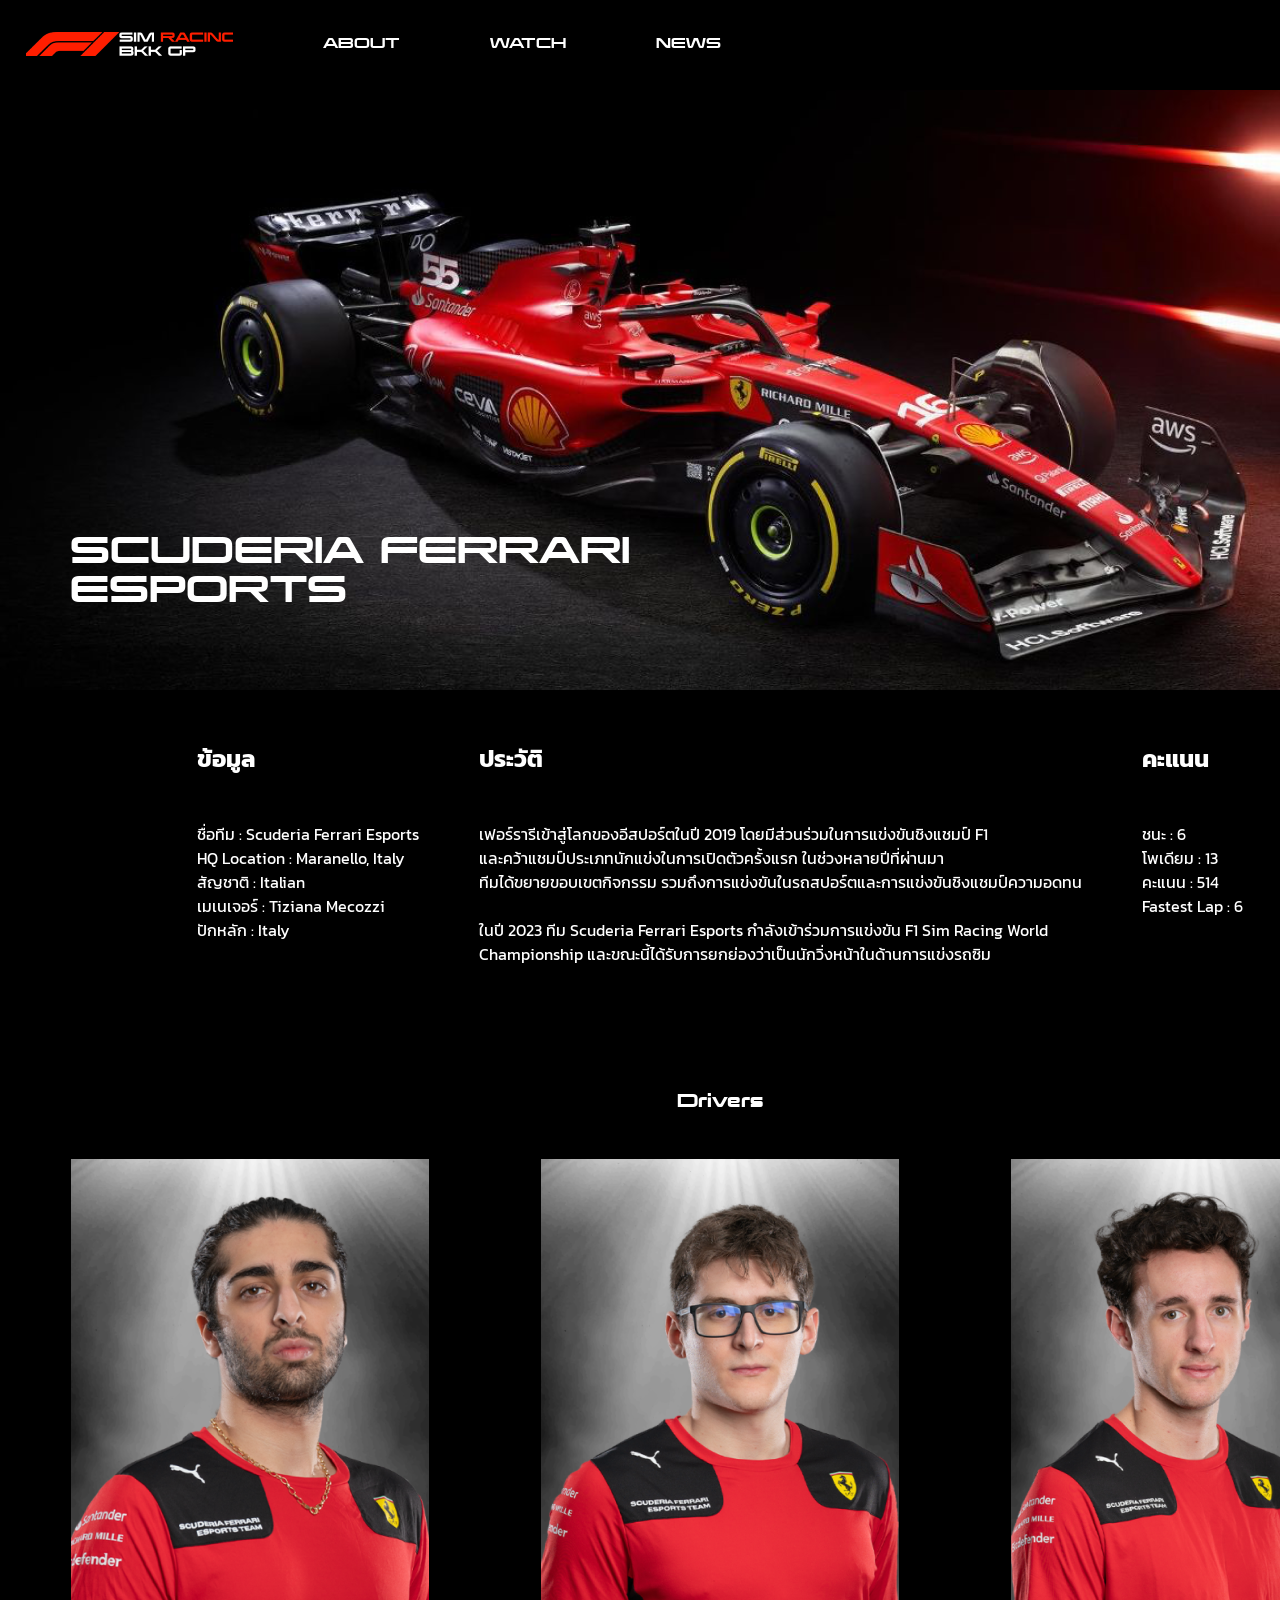
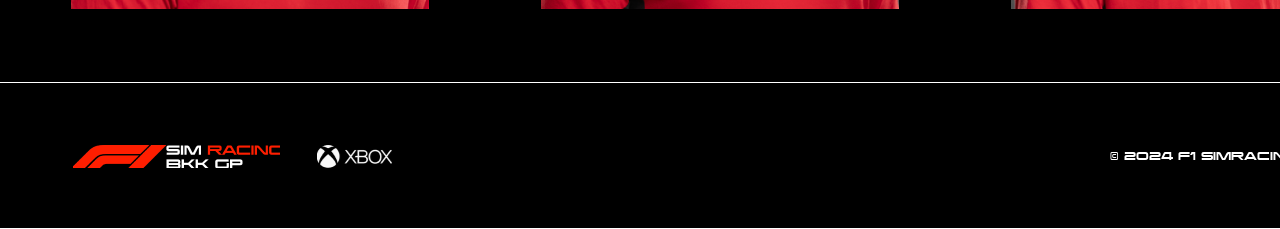
<file: ferrari.html>
<!DOCTYPE html>
<html lang="en">
<head>
    <meta charset="UTF-8">
    <meta name="viewport" content="width=device-width, initial-scale=1.0">
    <title>Ferrari</title>
    <link rel="stylesheet" href="style-ferrari.css">
    <link rel="stylesheet" href="https://cdnjs.cloudflare.com/ajax/libs/font-awesome/6.6.0/css/all.min.css">

    <div id="wrapper">
        <div id="menu">
            <div id="logo">
                <a href="index.html"><img src="pic/logo.png"></a>
            </div>
            <div id="menu-list">
                <div id="menu-1">
                    <li><a href="#">ABOUT</a></li>
                </div>
                <div id="menu-2">
                    <ul>
                    <li>
                    <a href="#">WATCH</a>
                    <ul class="dropdown">
                        <li><a href="#">LIVE</a></li>
                        <li><a href="#">PREVIOUS LIVE</a></li>
                    </ul>
                    </li>
                    </ul>
                </div>
                <div id="menu-3">
                        <li><a href="#">NEWS</a></li>
                </div>
            </div>
        </div>

        <div id="banner">
            <p>SCUDERIA FERRARI<br>
            ESPORTS</p>
        </div>

        <div id="info">
            <div id="info-text">
                <div id="text1">
                    <h1>ข้อมูล</h1>
                    <p>ชื่อทีม : Scuderia Ferrari Esports<br>
                        HQ Location : Maranello, Italy<br>
                        สัญชาติ : Italian<br>
                        เมเนเจอร์ : Tiziana Mecozzi<br>
                        ปักหลัก : Italy<br>
                        </p>
                </div>
                <div id="text2">
                    <h1>ประวัติ</h1>
                    <p>เฟอร์รารีเข้าสู่โลกของอีสปอร์ตในปี 2019 โดยมีส่วนร่วมในการแข่งขันชิงแชมป์ F1 <br>และคว้าแชมป์ประเภทนักแข่งในการเปิดตัวครั้งแรก ในช่วงหลายปีที่ผ่านมา <br>ทีมได้ขยายขอบเขตกิจกรรม รวมถึงการแข่งขันในรถสปอร์ตและการแข่งขันชิงแชมป์ความอดทน<br>

                        <br>ในปี 2023 ทีม Scuderia Ferrari Esports กําลังเข้าร่วมการแข่งขัน F1 Sim Racing World <br>Championship และขณะนี้ได้รับการยกย่องว่าเป็นนักวิ่งหน้าในด้านการแข่งรถซิม</p>
                </div>
                <div id="text3">
                    <h1>คะแนน</h1>
                    <p>ชนะ : 6<br>
                        โพเดียม : 13<br>
                        คะแนน : 514<br>
                        Fastest Lap : 6</p>
                </div>
            </div>
        </div>

        <div id="drivers">
            <p>Drivers</p>
            <div class="drivers-pic">
                <div id="driver1-container">
                    <div id="driver1"></div>
                    <div id="driver1-info">
                        <div id="d1-info-text">
                            <h1>Bardia Broumand</h1>
                            <div id="d1-info-text2">อายุ : 21<br>
                                สถานที่เกิด : Iran<br>
                                คะแนน : 158<br>
                                ชนะ : 1<br>
                                โพเดียม :8<br>
                                Race Starts : 26</div>
                        </div>
                    </div>
                </div>
                <div id="driver2-container">
                    <div id="driver2"></div>
                    <div id="driver2-info">
                        <div id="d2-info-text">
                            <h1>István Puki</h1>
                            <div id="d2-info-text2">อายุ : 22<br>
                                สถานที่เกิด : Hungary
                                <br>
                                คะแนน : 00<br>
                                ชนะ : 00<br>
                                โพเดียม :00<br>
                                Race Starts : 00</div>
                        </div>
                    </div>
                </div>
                <div id="driver3-container">
                    <div id="driver3"></div>
                    <div id="driver3-info">
                        <div id="d3-info-text">
                            <h1>Nicolas Longuet</h1>
                            <div id="d3-info-text2">อายุ : 22<br>
                                สถานที่เกิด : France
                                <br>
                                คะแนน : 328<br>
                                ชนะ : 3<br>
                                โพเดียม : 2<br>
                                Race Starts : 36</div>
                        </div>
                    </div>
                </div>

            </div>
        </div>

        <div id="footer">
            <hr>
            <div id="footer-info">
                <div id="footer-logo">
                    <a href="index.html"><div id="logo1"></div></a>
                    <a href="#"></a><div id="logo2"></div></a>
                </div>
                <p>© 2024 F1 SIMRACING BKK GP</p>
            </div>
        </div>

    </div>    

</head>
<body>
    
</body>
</html>
</file>
<file: style-ferrari.css>
@import url('https://fonts.googleapis.com/css2?family=Kanit:ital,wght@0,100;0,200;0,300;0,400;0,500;0,600;0,700;0,800;0,900;1,100;1,200;1,300;1,400;1,500;1,600;1,700;1,800;1,900&display=swap');

@font-face {
    font-family: korataki;
    src: url(font/Korataki.ttf);
}

* {
    margin: 0;
    padding: 0;
    border: 0;
    box-sizing: border-box;
    font-family: korataki;
}

#wrapper {
    width: 1440px;
    margin: 0 auto; 
}

#menu {
    width: 100%;
    height: 90px;
    background-color: #000;
    display: flex;
    align-items: center;
    font-size: 12px;
    font-weight: 400;
}

#logo {
    margin-left: 26px;
}

#menu-list {
    display: flex;
}

#menu-1 {
    margin-left: 90px;
}
#menu-2 {
    margin-left: 90px;
}
#menu-3 {
    margin-left: 90px;
}

#menu-1 li {
    text-decoration: none;
    color: #ffff ;
    list-style: none;
}

#menu-1 li a{
    text-decoration: none;
    color: #ffff ;
}
#menu-1 li a:hover{
    text-decoration: none;
    color: #FF1E00 ;
}
#menu-3 li {
    text-decoration: none;
    color: #ffff ;
    list-style: none;
}

#menu-3 li a{
    text-decoration: none;
    color: #ffff ;
}
#menu-3 li a:hover{
    text-decoration: none;
    color: #FF1E00 ;
}

ul {
    list-style: none;
    color: #ffffff;
    display: flex;
}
ul li {
    display: inline-block;
    position: relative;
    color: #ffffff;
}
ul li a {
    display: block;
    padding-bottom: 5px;
    color: #FFF;
    text-decoration: none;
    color: #ffffff;
}
ul li ul.dropdown li {
    display: block;
}
ul li ul.dropdown {
    width: 300px;
    position: absolute;
    z-index: 999999;
    display: none;
    background-color: #000;
}
ul li a:hover {
    color: #FF1E00;
}

ul li:hover ul.dropdown {
    display: block;
}

#banner {
    height: 600px;
    width: 100%;
    background: url(pic/ferrari-banner.png);
    float: left;
}

#banner p {
    color: #FFF;
    font-size: 32px;
    margin-top: 441px;
    margin-left: 70px;
}

#info {
    height: 401px;
    width: 100%;
    background-color: #000;
    float: left;
}

#drivers {
    background-color: #000;
    width: 100%;
    height: 591px;
    justify-content: center;
    float: left;
}

#drivers p {
    display: flex;
    color: #FFF;
    margin: auto;
    justify-content: center;
}

.drivers-pic {
    display: flex;
    justify-content: center;
    margin-top: 49px;
}

#driver1 {
    width: 358px;
    height: 450px;
    background: url(pic/drivers1.png) ;
}

#driver1-container, #driver2-container,#driver3-container{
    position: relative;
}

#driver2-info, #driver3-info {
    position: absolute;
    width: 358px;
    height: 450px;
    top: 0;
    left: 112px;
    background-color: rgba(0, 0, 0, 85%);
    color: white;
    opacity: 0;
    pointer-events: none;
    transition: .2s opacity;
    font-family: kanit;

}

#driver1-info {
    position: absolute;
    width: 358px;
    height: 450px;
    top: 0;
    background-color: rgba(0, 0, 0, 85%);
    color: white;
    opacity: 0;
    pointer-events: none;
    transition: .2s opacity;
    font-family: kanit;

}

#d1-info-text, #d2-info-text, #d3-info-text {
    margin-left: 53px;
    margin-top: 69px;
}

#driver1-info h1,#driver2-info h1,#driver3-info h1 {
    font-size: 20px;
}

#d1-info-text2,#d2-info-text2,#d3-info-text2 {
    font-size: 16px;
    font-family: kanit;
    padding-top: 35px;
}


#driver1:hover + #driver1-info, #driver2:hover + #driver2-info, #driver3:hover + #driver3-info {
    opacity: 1;
}


#driver2 {
    width: 358px;
    height: 450px;
    background: url(pic/drivers2.png) ;
    margin-left: 112px;
}

#driver3 {
    width: 358px;
    height: 450px;
    background:url(pic/drivers3.png) ;
    margin-left: 112px;
}

#logo1{
    background: url(pic/logo.png);
    width: 207px;
    height: 23px;
    margin-left: 73px;
}

#logo2{
    background: url(pic/xbox.png);
    width: 74.94px;
    height: 23px;
    margin-left: 37px;
}

#footer {
    width: 100%;
    height: 146px;
    background-color: #000;
    float: left;
    align-items: center; 
}

#footer-info {
    width: 100%;
    height: 146px;
    justify-content: space-between;
    display: flex;
    align-items: center; 
}

#footer-logo {
    display: flex;
}

#footer p {
    color: #FFF;
    font-size: 10px;
    float: right;
    margin: 0;
    margin-right: 70px; 
}

hr {
    border-top: 1px solid rgb(255, 255, 255);
  }

#info-text {
    color: #FFF;
    display: flex;
    justify-content: center;
    font-family: kanit;
}

#text1 h1{
    font-family: kanit;
    font-size: 24px;
    font-weight: 700;
    margin-top: 51px;
}

#text1 p{
    font-family: kanit;
    font-size: 16px;
    margin-top: 46px;
}
#text2 h1{
    font-family: kanit;
    font-size: 24px;
    font-weight: 700;
    margin-top: 51px;
}

#text2 p{
    font-family: kanit;
    font-size: 16px;
    margin-top: 46px;
}
#text3 h1{
    font-family: kanit;
    font-size: 24px;
    font-weight: 700;
    margin-top: 51px;
}

#text3 p{
    font-family: kanit;
    font-size: 16px;
    margin-top: 46px;
}

#text1, #text2{
    margin-right: 60px;
}
</file>
